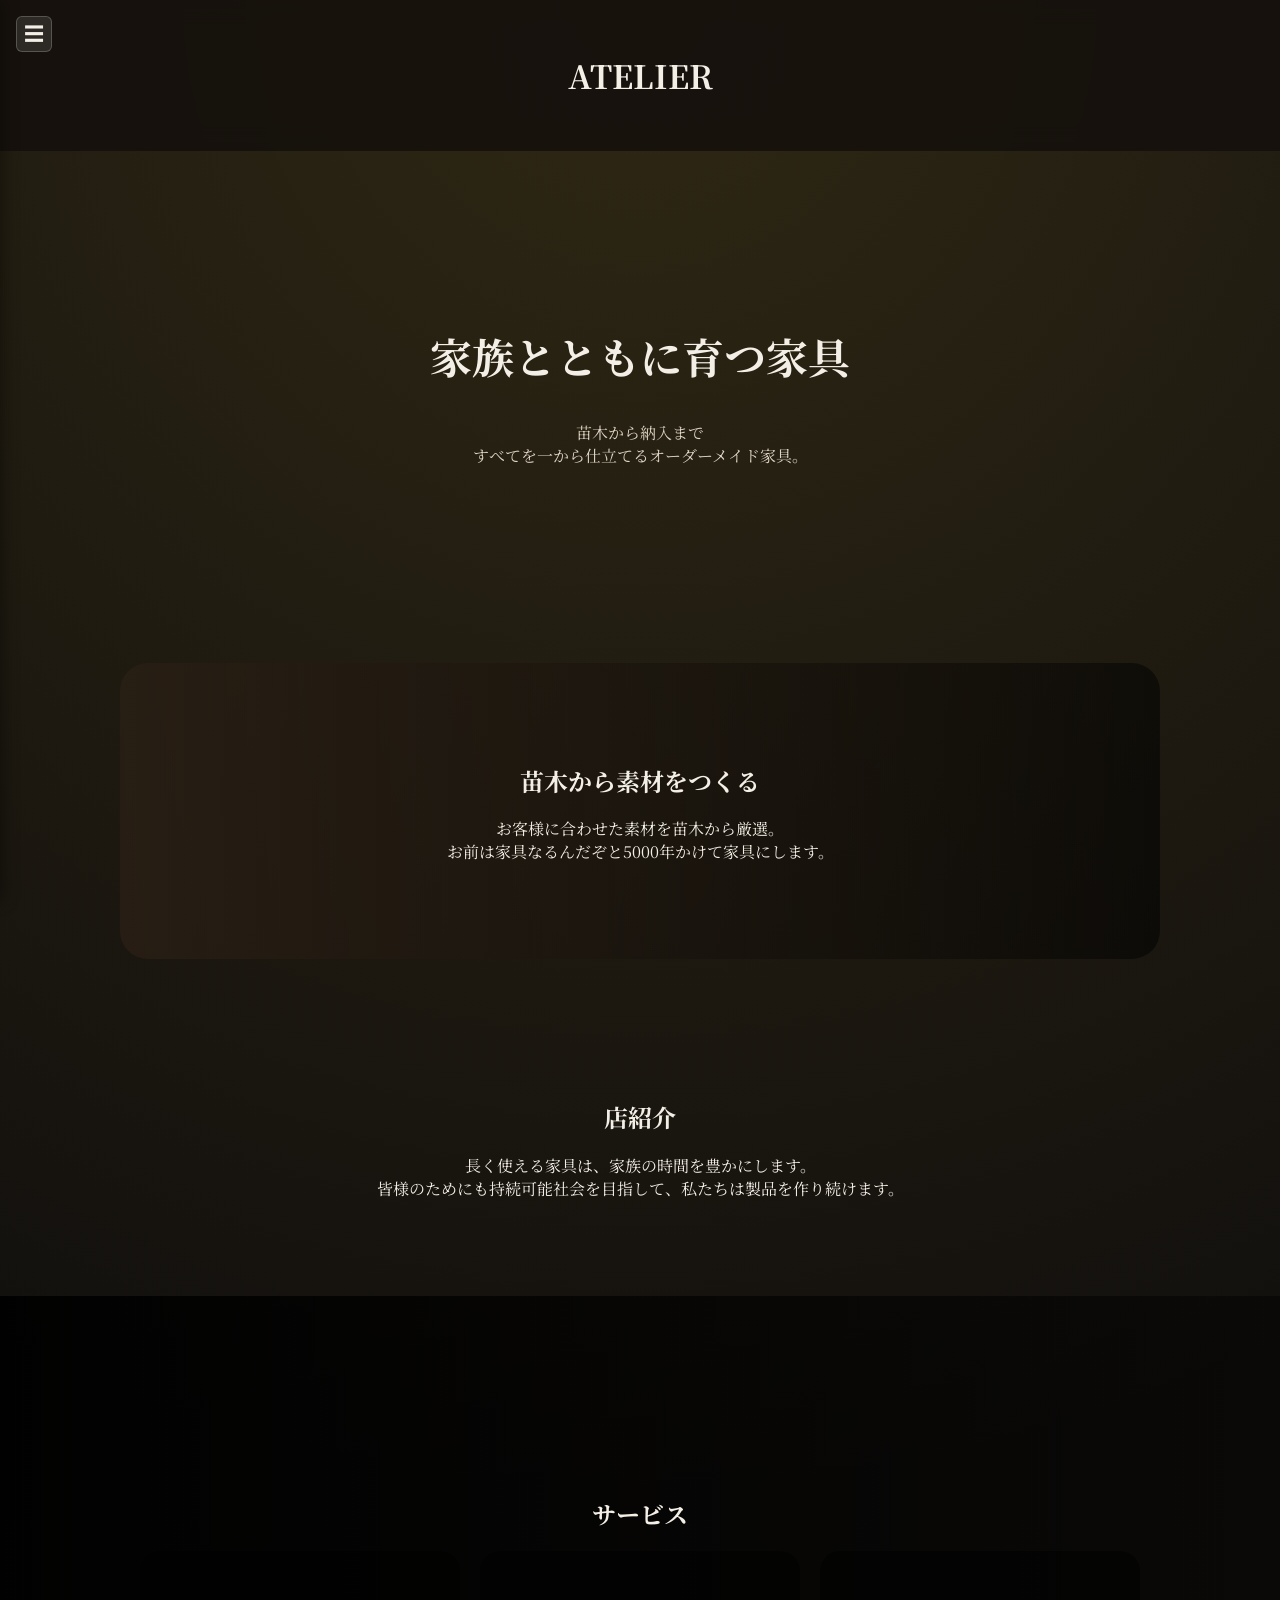
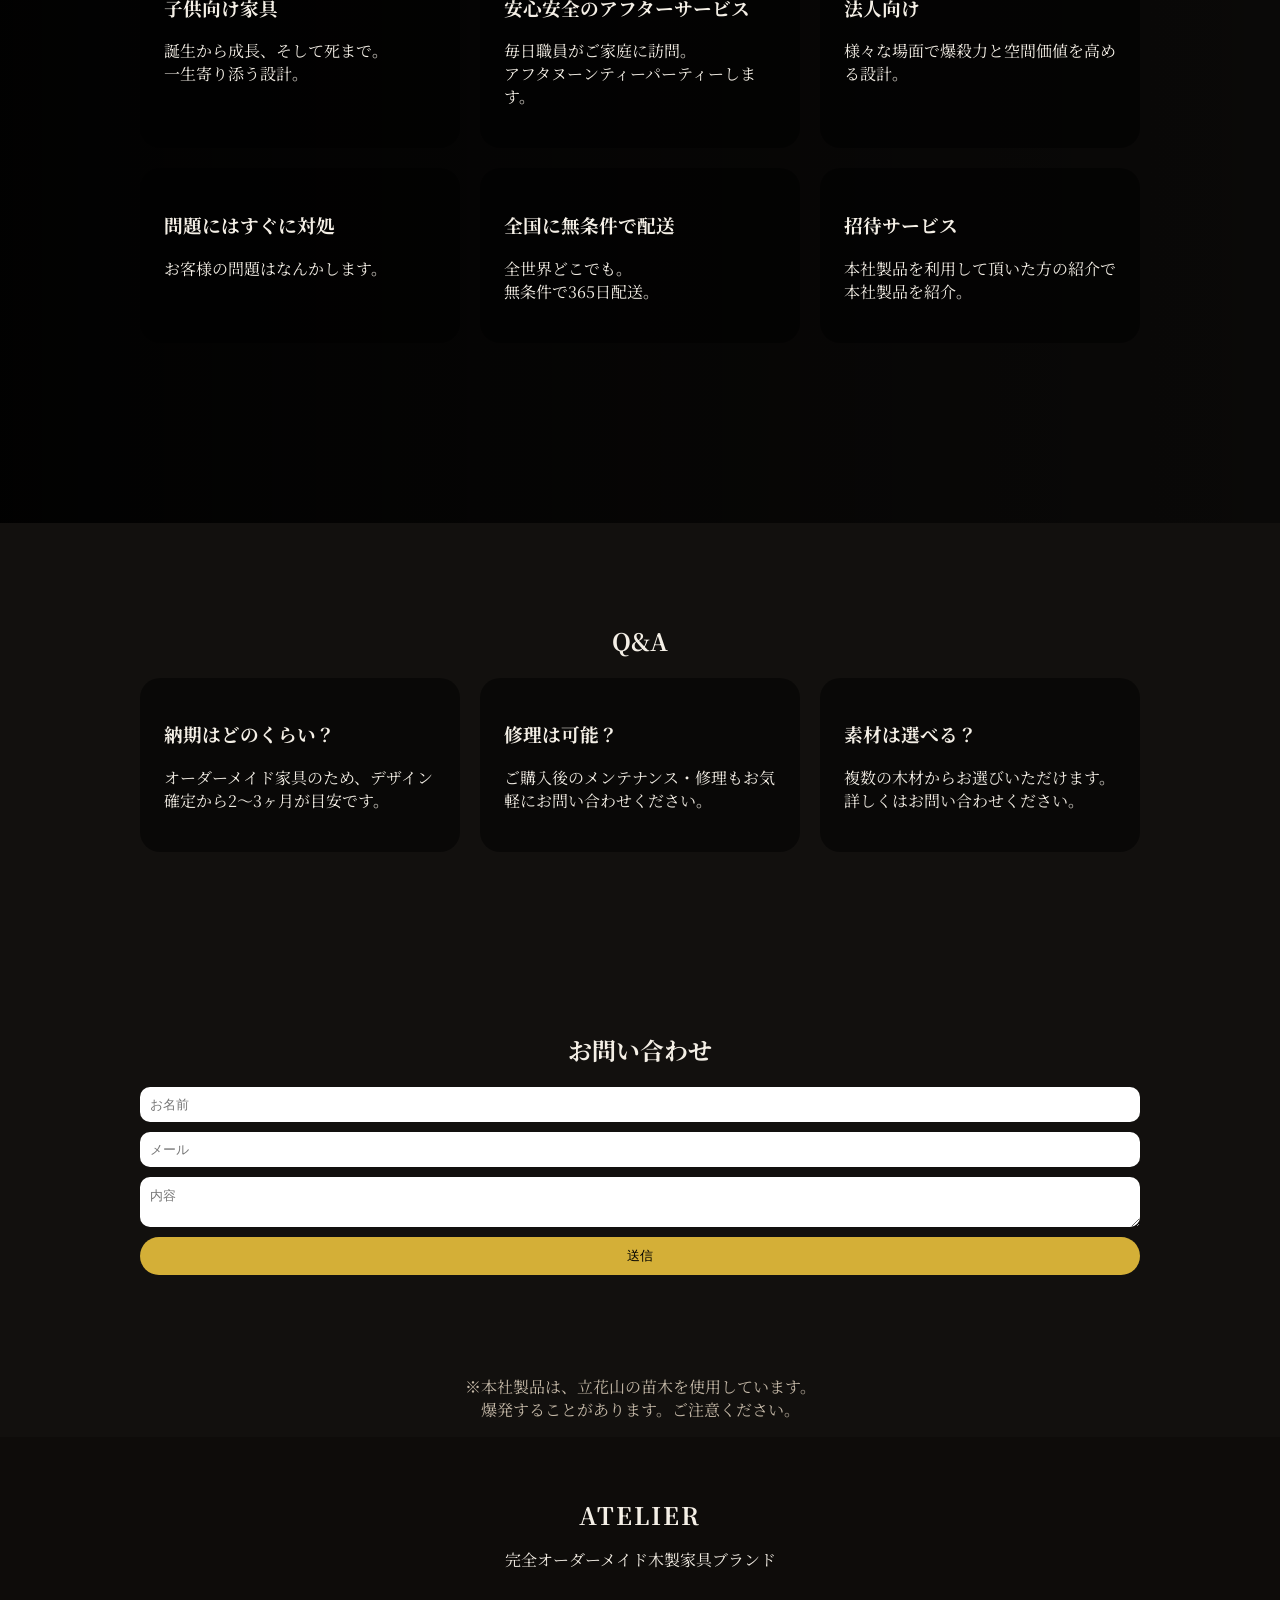
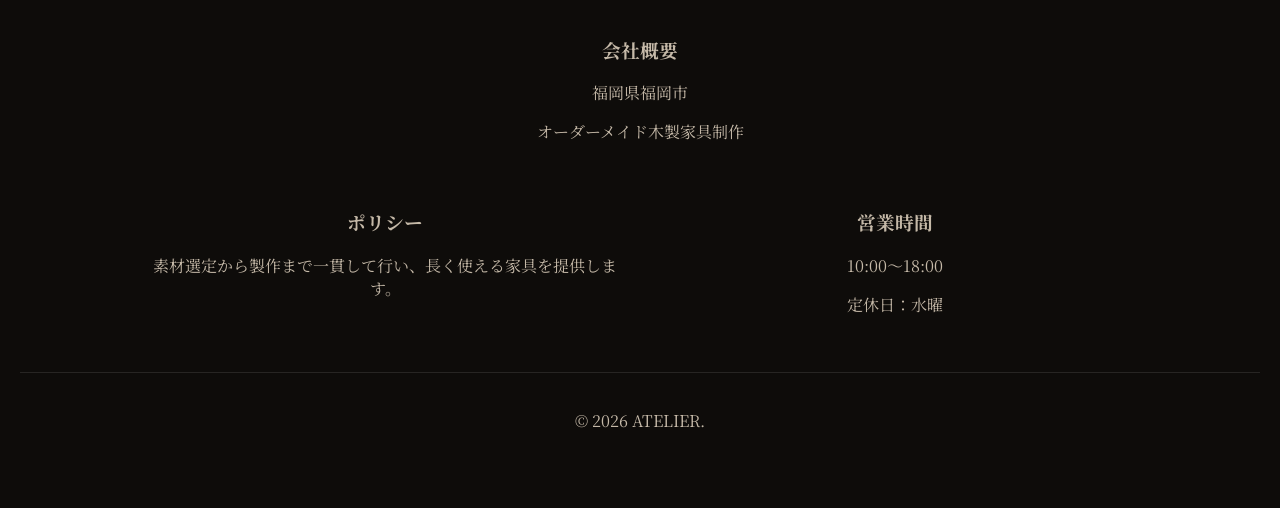
<file: index.html>
<!DOCTYPE html>
<html lang="ja">
<head>
<meta charset="UTF-8" />
<meta name="viewport" content="width=device-width, initial-scale=1.0" />
<title>ATELIER| 完全オーダーメイド木製家具</title>

<link href="https://fonts.googleapis.com/css2?family=Noto+Serif+JP:wght@400;600&display=swap" rel="stylesheet">
<script src="src/components/js/menu.js"></script>

<style>
:root{
  --bg:#12100e;
  --text:#f4efe6;
  --muted:#c5b9a8;
  --gold:#d4af37;
}

body{
  margin:0;
  font-family:"Noto Serif JP", serif;
  background:
    radial-gradient(circle at top, rgba(212,175,55,.15), transparent 40%),
    #12100e;
  color:var(--text);
}

/* ヘッダー */
.site-header{
  position:sticky;
  top:0;
  background:rgba(20,16,12,.85);
  backdrop-filter:blur(12px);
  padding:16px 40px;
  display:flex;
  justify-content:space-between;
}

.brand{
  font-size:20px;
  letter-spacing:2px;
  font-weight:600;
}

/* ヒーロー */
.hero{
  text-align:center;
  padding:140px 20px;
  background:
    linear-gradient(90deg, rgba(10,8,6,.85), rgba(10,8,6,.35)),
}

.hero h1{
  font-size:42px;
}

.hero p{
  color:#e0d6c7;
}

/* 森 */
.forest-story{
  margin:40px auto;
  max-width:1000px;
  padding:80px 20px;
  border-radius:28px;
  text-align:center;
  background:
    linear-gradient(90deg, rgba(40,30,20,.9), rgba(0,0,0,.5)),
    url("https://images.unsplash.com/photo-1448375240586-882707db888b")
    center/cover;
}

/* 共通 */
.section{
  padding:80px 20px;
  max-width:1000px;
  margin:auto;
}

.section h2{
  text-align:center;
}

/* サービス（家族背景） */
.services-section{
  padding:100px 20px;
  background:
    linear-gradient(90deg, rgba(0,0,0,.92), rgba(0,0,0,.45)),
    url("https://images.unsplash.com/photo-1600585154340-be6161a56a0c?auto=format&fit=crop&w=1800&q=80")
    center/cover;
}

.cards{
  display:grid;
  grid-template-columns:repeat(auto-fit,minmax(250px,1fr));
  gap:20px;
}

.card{
  background:rgba(0,0,0,.5);
  padding:24px;
  border-radius:20px;
}

/* フォーム */
form{
  display:flex;
  flex-direction:column;
  gap:10px;
}

input,textarea{
  padding:10px;
  border-radius:10px;
  border:none;
}

button{
  background:var(--gold);
  border:none;
  padding:10px;
  border-radius:999px;
}

/* フッター */
footer{
  text-align:center;
  padding:40px;
  background:#0e0c0a;
  color:var(--muted);
}


/* フェードイン */
.fade{
  opacity:0;
  transform:translateY(20px);
  animation:fade 1s forwards;
}
@keyframes fade{
  to{opacity:1; transform:none;}
}

.header-inner {
  max-width: 1200px;
  margin: auto;
  padding: 15px 20px;
  display: grid;
  align-items: center;
  grid-template-columns: auto 1fr auto;
}

/* ハンバーガー */
.menu-btn {
  font-size: 22px;
  background: none;
  border: none;
  cursor: pointer;
  color: var(--text);
}

/* ロゴ中央 */
.logo {
  position: static;
  left: 50%;
  transform: none;
  justify-self: center;
}

.logo a {
  color: var(--text);
  text-decoration: none;
  font-weight: bold;
}

/* お問い合わせ */
.contact-btn {
  position: static;
  right: 20px;
  color: var(--gold);
  border: 1px solid var(--gold);
  padding: 6px 14px;
  text-decoration: none;
}

/* メニュー（ここが重要） */
.nav {
  position: absolute;
  top: 70px;
  left: 20px;
  width: 240px;
  background: rgba(20,16,12,.95);
  padding: 20px;
  border-radius: 10px;

  opacity: 0;
  transform: translateY(-10px);
  transition: .3s;
  pointer-events: none;
}

/* 開いた状態 */
.nav.active {
  opacity: 1;
  transform: translateY(0);
  pointer-events: auto;
}

.nav ul {
  list-style: none;
  display: flex;
  flex-direction: column;
  gap: 15px;
}

.nav a {
  color: var(--text);
  text-decoration: none;
}

.site-footer{
  background:#0e0c0a;
  color:var(--text);
  padding:60px 20px;
}

.footer-inner{
  max-width:1000px;
  margin:auto;
  display:grid;
  gap:30px;
}

.footer-brand h2{
  margin:0;
  letter-spacing:2px;
}

.footer-company,
.footer-section{
  color:var(--muted);
}

.footer-bottom-group{
  display:grid;
  grid-template-columns:1fr 1fr;
  gap:20px;
}

.footer-bottom{
  text-align:center;
  margin-top:40px;
  color:var(--muted);
  border-top:1px solid rgba(255,255,255,.1);
  padding-top:20px;
}

</style>

<script>
function toggleMenu(btn) {
  const menu = document.getElementById("menu");
  const isOpen = menu.classList.toggle("active");
  btn.setAttribute("aria-expanded", isOpen);
}
</script>

</head>

<body>

<header class="site-header">
  <div class="header-inner">

    <h1 class="logo">
      <a href="index.html">ATELIER</a>
    </h1>


  </div>
</header>

<section class="hero">
  <h1>家族とともに育つ家具</h1>
  <p>苗木から納入まで<br>
    すべてを一から仕立てるオーダーメイド家具。</p>
</section>

<section class="forest-story">
  <h2>苗木から素材をつくる</h2>
  <p>お客様に合わせた素材を苗木から厳選。<br>
    お前は家具なるんだぞと5000年かけて家具にします。<br>
  </p>
</section>

<section class="section" id="shop">
  <h2>店紹介</h2>
  <p style="text-align:center;">
    長く使える家具は、家族の時間を豊かにします。<br>
    皆様のためにも持続可能社会を目指して、私たちは製品を作り続けます。
  </p>
</section>

<section class="services-section" id="services">
  <div class="section">
    <h2>サービス</h2>
    <div class="cards">
      <div class="card">
        <h3>子供向け家具</h3>
        <p>誕生から成長、そして死まで。
          <br>一生寄り添う設計。</p>
      </div>
      <div class="card">
        <h3>安心安全のアフターサービス</h3>
        <p>毎日職員がご家庭に訪問。<br>アフタヌーンティーパーティーします。</p>
      </div>
      <div class="card">
        <h3>法人向け</h3>
        <p>様々な場面で爆殺力と空間価値を高める設計。</p>
      </div>
      <div class="card">
        <h3>問題にはすぐに対処</h3>
        <p>お客様の問題はなんかします。</p>
      </div>
      <div class="card">
        <h3>全国に無条件で配送</h3>
        <p>全世界どこでも。<br>
        無条件で365日配送。</p>
      </div>
        <div class="card">
        <h3>招待サービス</h3>
        <p>本社製品を利用して頂いた方の紹介で<br>
          本社製品を紹介。
        </p>
      </div>
      </div>
    </div>
  </div>
</section>

<section class="section" id="faq">
  <h2>Q&A</h2>
  <div class="cards">
    <div class="card">
      <h3>納期はどのくらい？</h3>
      <p>オーダーメイド家具のため、デザイン確定から2〜3ヶ月が目安です。</p>
    </div>
    <div class="card">
      <h3>修理は可能？</h3>
      <p>ご購入後のメンテナンス・修理もお気軽にお問い合わせください。</p>
    </div>
    <div class="card">
      <h3>素材は選べる？</h3>
      <p>複数の木材からお選びいただけます。詳しくはお問い合わせください。</p>
    </div>
  </div>
</section>

<section class="section" id="contact">
  <h2>お問い合わせ</h2>
  <form>
    <input placeholder="お名前">
    <input placeholder="メール">
    <textarea placeholder="内容"></textarea>
    <button>送信</button>
  </form>
</section>
<p style="text-align:center; color:var(--muted); margin-top:20px;">
  ※本社製品は、立花山の苗木を使用しています。<br
  >爆発することがあります。ご注意ください。
</p>

<footer class="site-footer">

  <div class="footer-inner">

    <!-- ブランド -->
    <div class="footer-brand">
      <h2>ATELIER</h2>
      <p>完全オーダーメイド木製家具ブランド</p>
    </div>

    <!-- 会社概要 -->
    <div class="footer-company">
      <h3>会社概要</h3>
      <p>福岡県福岡市</p>
      <p>オーダーメイド木製家具制作</p>
    </div>

    <!-- 下段 -->
    <div class="footer-bottom-group">

      <div class="footer-section">
        <h3>ポリシー</h3>
        <p>素材選定から製作まで一貫して行い、長く使える家具を提供します。</p>
      </div>

      <div class="footer-section">
        <h3>営業時間</h3>
        <p>10:00〜18:00</p>
        <p>定休日：水曜</p>
      </div>

    </div>

  </div>

  <div class="footer-bottom">
    <p>© 2026 ATELIER.</p>
  </div>

</footer>

</body>
</html>
</file>
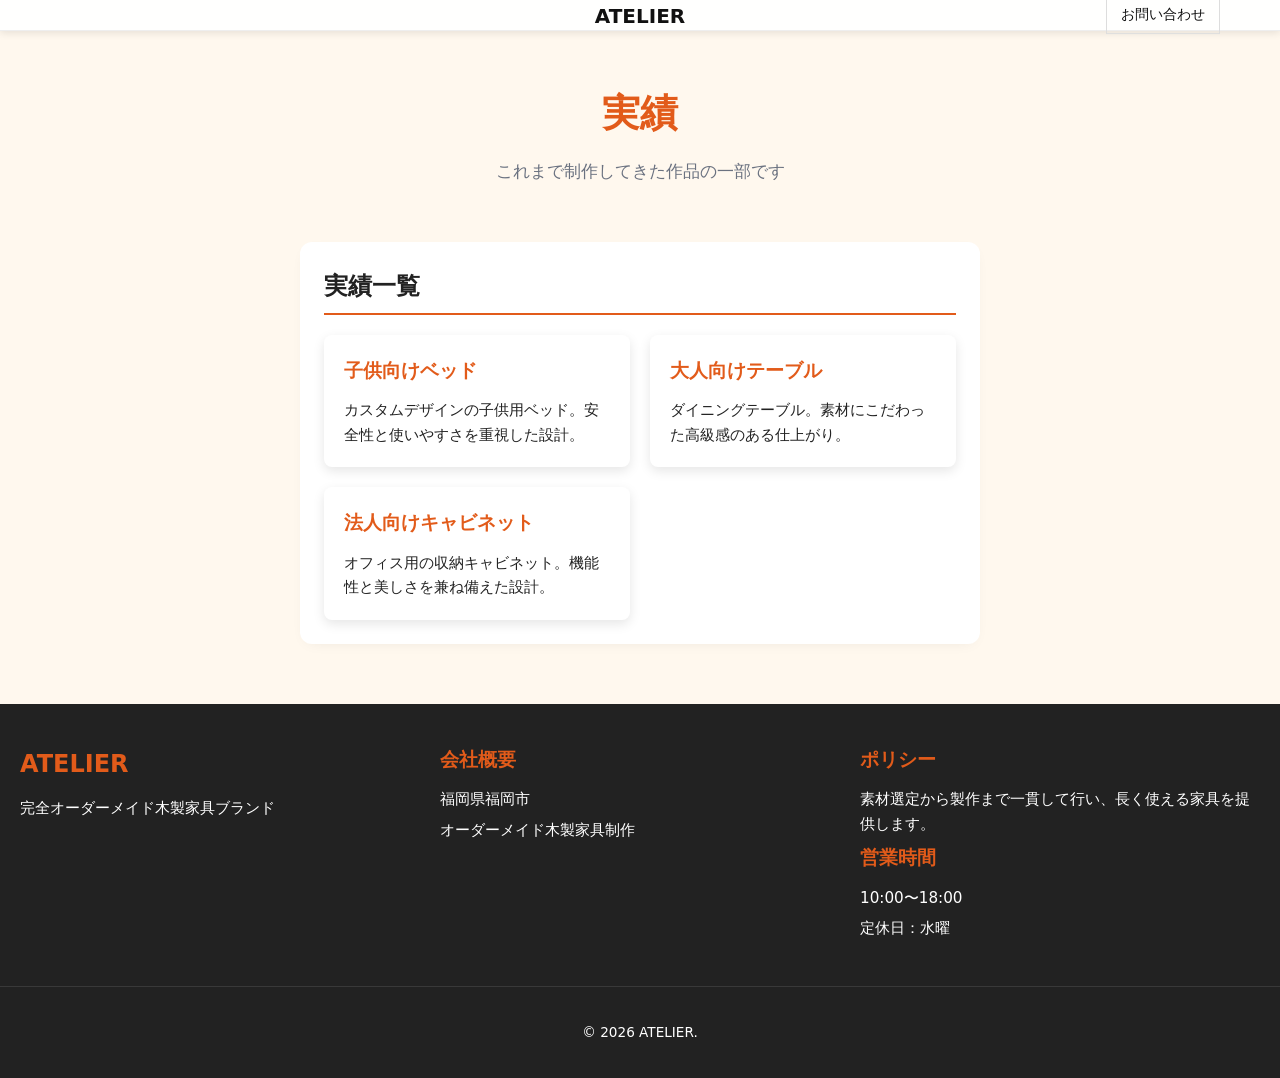
<file: dashboard.html>
<!DOCTYPE html>
<html lang="ja">
<head>
  <meta charset="UTF-8">
  <meta name="viewport" content="width=device-width, initial-scale=1.0">
  <title>実績 - 匠木工</title>
  <link rel="stylesheet" href="src/css/style.css">
</head>
<body>

<header id="header"></header>

<main>
  <section class="hero">
    <h1>実績</h1>
    <p class="lead">これまで制作してきた作品の一部です</p>
  </section>

  <section class="card">
    <h2>実績一覧</h2>
    <div class="portfolio-grid">
      <div class="portfolio-item">
        <h3>子供向けベッド</h3>
        <p>カスタムデザインの子供用ベッド。安全性と使いやすさを重視した設計。</p>
      </div>
      <div class="portfolio-item">
        <h3>大人向けテーブル</h3>
        <p>ダイニングテーブル。素材にこだわった高級感のある仕上がり。</p>
      </div>
      <div class="portfolio-item">
        <h3>法人向けキャビネット</h3>
        <p>オフィス用の収納キャビネット。機能性と美しさを兼ね備えた設計。</p>
      </div>
    </div>
  </section>
</main>

<footer id="footer"></footer>

<script src="src/js/loader.js"></script>
<script src="src/js/menu.js"></script>

</body>
</html>
</file>
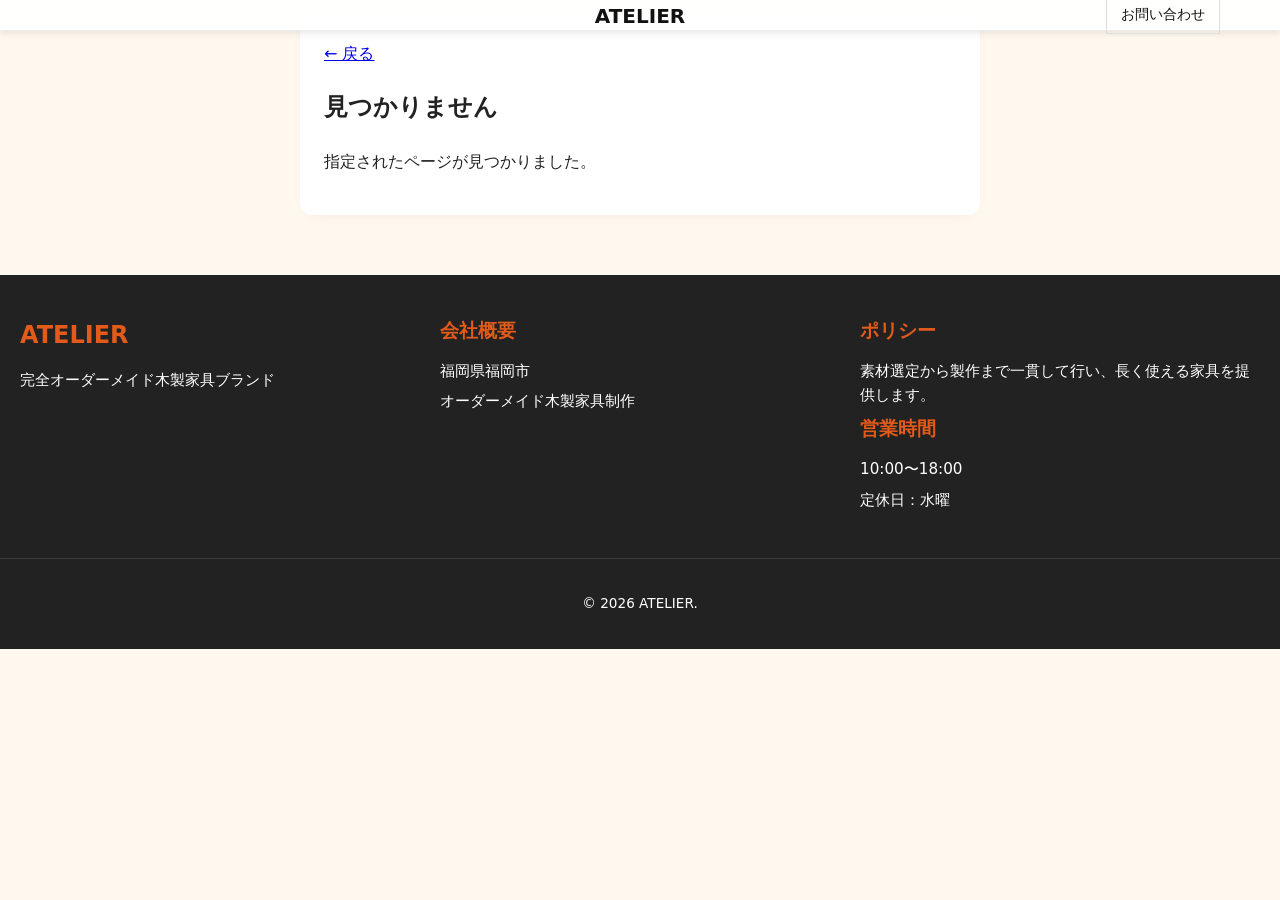
<file: detail.html>
<!DOCTYPE html>
<html lang="ja">
<head>
  <meta charset="UTF-8">
  <meta name="viewport" content="width=device-width, initial-scale=1.0">
  <title>詳細 - 匠木工</title>
  <link rel="stylesheet" href="src/css/style.css">
</head>
<body>

<header id="header"></header>

<main>
  <section class="card">
    <a href="dashboard.html">← 戻る</a>
    <h1 id="title"></h1>
    <p id="desc"></p>

    <div id="details"></div>
  </section>
</main>

<footer id="footer"></footer>

<script src="src/js/loader.js"></script>
<script src="src/js/menu.js"></script>

<script>
const params = new URLSearchParams(location.search);
const id = params.get('id');

const data = {
  kids: {
    title: '子供向け家具',
    desc: '成長に合わせた安全で使いやすい家具です',
    details: '子供の成長段階に合わせて、機能や大きさをカスタマイズできます。安全性は最優先で、素材から設計まで細心の注意を払っています。'
  },
  adult: {
    title: '大人向け家具',
    desc: '高級感と機能性を兼ね備えた家具です',
    details: 'ライフスタイルに合わせた洗練されたデザイン。素材の質感を大切にし、長く愛用できる家具をご提供します。'
  },
  corp: {
    title: '法人向け家具',
    desc: 'オフィス環境に最適な家具です',
    details: '企業の空間に合わせた大型案件にも対応。耐久性と美しさを兼ね備えたプロフェッショナルな設計です。'
  }
};

if (data[id]) {
  document.getElementById('title').textContent = data[id].title;
  document.getElementById('desc').textContent = data[id].desc;
  document.getElementById('details').innerHTML = '<p>' + data[id].details + '</p>';
} else {
  document.getElementById('title').textContent = '見つかりません';
  document.getElementById('desc').textContent = '指定されたページが見つかりました。';
}
</script>

</body>
</html>
</file>
<file: src/css/style.css>
/* チーム共有のベース変数。色を変えるならここだけ */
:root {
  --bg: #fff8ee;
  --fg: #222;
  --accent: #e25b1a;
  --muted: #6b7280;
  --card: #ffffff;
}

* { box-sizing: border-box; }

body {
  margin: 0;
  font-family: "Hiragino Sans", "Noto Sans JP", system-ui, sans-serif;
  background: var(--bg);
  color: var(--fg);
  line-height: 1.7;
}

main {
  max-width: 720px;
  margin: 0 auto;
  padding: 0 20px;
}

/* Hero */
.hero {
  text-align: center;
  padding: 80px 20px 40px;
}
.hero h1 {
  font-size: 2.4rem;
  margin: 0 0 12px;
  color: var(--accent);
}
.hero .lead {
  color: var(--muted);
  font-size: 1.05rem;
  margin: 0;
}

/* セクションのカード（共通スタイル） */
.card {
  background: var(--card);
  border-radius: 12px;
  padding: 24px;
  margin: 16px 0;
  box-shadow: 0 4px 16px -8px rgba(0,0,0,0.1);
}
.card h2 {
  margin-top: 0;
  border-bottom: 2px solid var(--accent);
  padding-bottom: 6px;
}

/* Header */
header {
  background: var(--card);
  box-shadow: 0 2px 8px rgba(0, 0, 0, 0.1);
  position: sticky;
  top: 0;
  z-index: 100;
  width: 100%;
  margin: 0;
  padding: 0;
}

.logo {
  margin: 0;
  font-size: 1.4rem;
}

.logo a {
  text-decoration: none;
  color: var(--accent);
}

.header-inner {
  display: flex;
  justify-content: space-between;
  align-items: center;
  padding: 14px 24px;
}

/* PC用ナビゲーション */
.main-nav {
  display: flex;
  gap: 24px;
  align-items: center;
}

.main-nav a {
  text-decoration: none;
  color: var(--fg);
  font-size: 0.95rem;
  transition: color 0.2s ease;
}

.main-nav a:hover {
  color: var(--accent);
}

.nav-contact-btn {
  background: var(--accent);
  color: white !important;
  padding: 8px 16px;
  border-radius: 4px;
  transition: background 0.2s ease !important;
}

.nav-contact-btn:hover {
  background: #c84a0d;
}

/* ハンバーガーボタン（モバイルのみ表示） */
.menu-btn {
  background: none;
  border: none;
  font-size: 1.6rem;
  cursor: pointer;
  padding: 8px;
  display: none;
  color: var(--fg);
  line-height: 1;
}

/* モバイル用サイドメニュー */
.mobile-menu {
  position: fixed;
  top: 0;
  left: 0;
  width: 280px;
  height: 100vh;
  background: #fff;
  box-shadow: 4px 0 16px rgba(0, 0, 0, 0.15);
  padding: 20px 0;
  box-sizing: border-box;
  transform: translateX(-100%);
  transition: transform 0.3s ease;
  z-index: 1000;
  overflow-y: auto;
}

.mobile-menu.active {
  transform: translateX(0);
}

.menu-close {
  background: none;
  border: none;
  font-size: 1.4rem;
  cursor: pointer;
  padding: 8px 20px;
  color: var(--muted);
  display: block;
  margin-bottom: 8px;
}

.mobile-menu-list {
  list-style: none;
  padding: 0;
  margin: 0;
}

.mobile-menu-list li a {
  display: block;
  padding: 14px 24px;
  text-decoration: none;
  color: var(--fg);
  font-size: 1rem;
  border-bottom: 1px solid #f0f0f0;
  transition: background 0.2s ease, color 0.2s ease;
}

.mobile-menu-list li a:hover {
  background: #fff8ee;
  color: var(--accent);
}

.menu-divider {
  height: 1px;
  background: #e0e0e0;
  margin: 8px 0;
}

/* オーバーレイ */
.menu-overlay {
  display: none;
  position: fixed;
  inset: 0;
  background: rgba(0, 0, 0, 0.4);
  z-index: 999;
}

.menu-overlay.active {
  display: block;
}

/* レスポンシブ */
@media (max-width: 768px) {
  .menu-btn {
    display: block;
  }

  .main-nav {
    display: none;
  }
}

/* Footer */
footer {
  background: var(--fg);
  color: #fff;
  margin-top: 60px;
}

.footer-inner {
  display: grid;
  grid-template-columns: repeat(auto-fit, minmax(200px, 1fr));
  gap: 20px;
  padding: 40px 20px;
}

.footer-inner h2,
.footer-inner h3 {
  margin: 0 0 12px;
  color: var(--accent);
}

.footer-inner p {
  margin: 6px 0;
  font-size: 0.95rem;
  line-height: 1.6;
}

.footer-bottom {
  text-align: center;
  padding: 20px;
  border-top: 1px solid rgba(255, 255, 255, 0.1);
  font-size: 0.85rem;
}

/* Service Grid */
.grid {
  display: grid;
  grid-template-columns: repeat(auto-fit, minmax(200px, 1fr));
  gap: 20px;
  margin-top: 20px;
}

.service-card {
  background: var(--card);
  border: 2px solid var(--accent);
  border-radius: 8px;
  padding: 20px;
  text-align: center;
  text-decoration: none;
  color: var(--fg);
  transition: all 0.3s ease;
  cursor: pointer;
}

.service-card:hover {
  background: var(--accent);
  color: white;
  transform: translateY(-4px);
  box-shadow: 0 8px 16px rgba(0, 0, 0, 0.2);
}

/* Portfolio Grid */
.portfolio-grid {
  display: grid;
  grid-template-columns: repeat(auto-fit, minmax(250px, 1fr));
  gap: 20px;
  margin-top: 20px;
}

.portfolio-item {
  background: var(--card);
  border-radius: 8px;
  padding: 20px;
  box-shadow: 0 4px 12px rgba(0, 0, 0, 0.1);
  transition: transform 0.3s ease;
}

.portfolio-item:hover {
  transform: translateY(-4px);
  box-shadow: 0 8px 16px rgba(0, 0, 0, 0.15);
}

.portfolio-item h3 {
  margin: 0 0 12px;
  color: var(--accent);
}

.portfolio-item p {
  margin: 0;
  font-size: 0.95rem;
  line-height: 1.6;
}

/* Form */
form {
  display: flex;
  flex-direction: column;
  gap: 16px;
  margin-top: 20px;
}

form input,
form textarea {
  padding: 12px;
  border: 1px solid #ddd;
  border-radius: 4px;
  font-family: inherit;
  font-size: 1rem;
}

form textarea {
  resize: vertical;
  min-height: 120px;
}

form button {
  background: var(--accent);
  color: white;
  padding: 12px 24px;
  border: none;
  border-radius: 4px;
  font-size: 1rem;
  cursor: pointer;
  transition: background 0.3s ease;
}

form button:hover {
  background: #c84a0d;
}

/* Main */
main {
  max-width: 720px;
  margin: 0 auto;
  padding: 0 20px;
}

/* ↓ 各メンバー、自分のセクション専用スタイルはここに足す */
/* 例: #section-1 { ... } */
</file>
